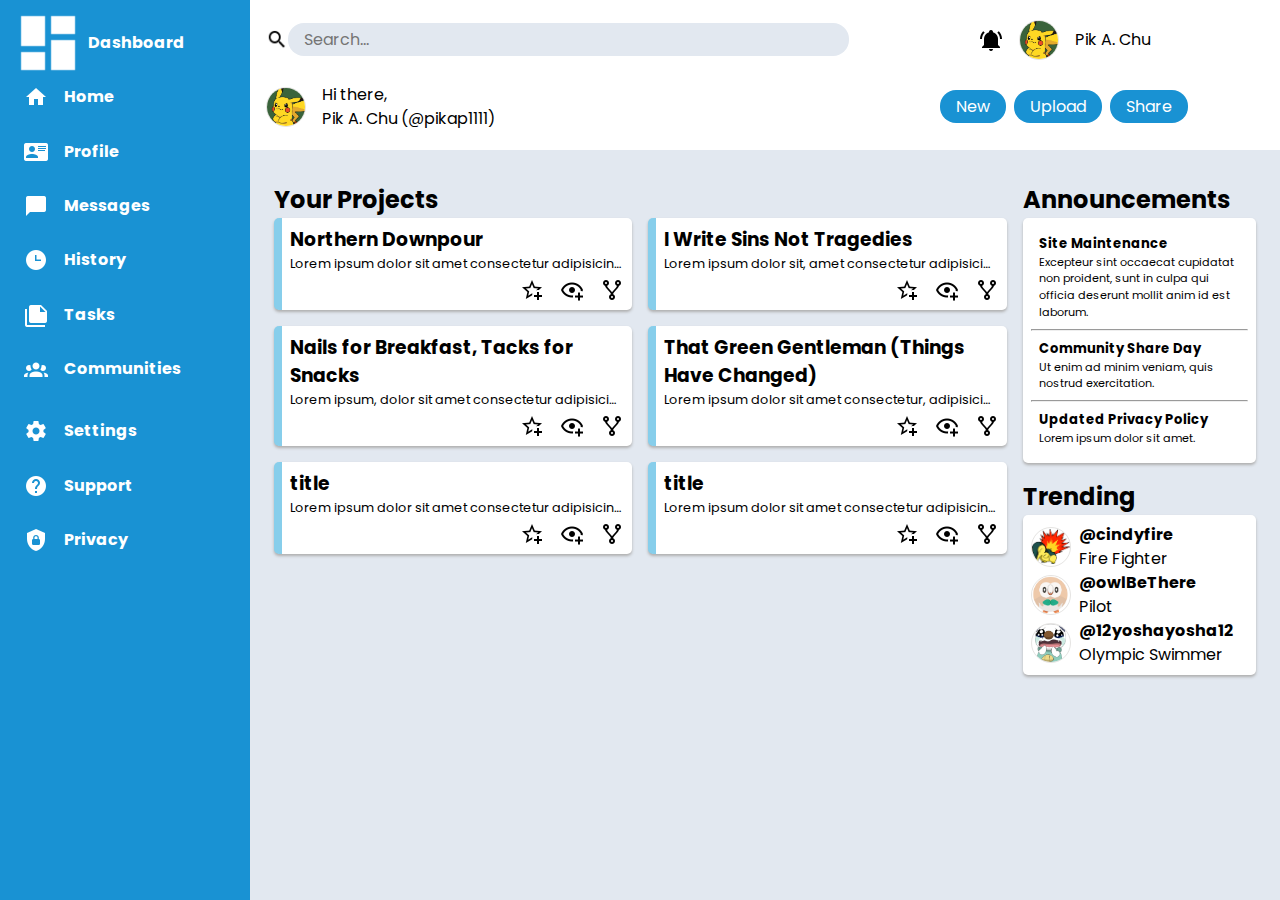
<file: index.html>
<!DOCTYPE html>
<html lang="en">
  <head>
    <meta charset="UTF-8" />
    <meta http-equiv="X-UA-Compatible" content="IE=edge" />
    <meta name="viewport" content="width=device-width, initial-scale=1.0" />
    <link rel="stylesheet" href="styles/reset.css" />
    <link rel="stylesheet" href="styles/style.css" />
    <title>Dashboard</title>
  </head>
  <body>
    <div class="parent">
      <header>
        <div class="header-upper">
          <form>
            <div><img src="assets/magnify.png" alt="magnifying glass" /></div>
            <label for="search" hidden>Search</label>
            <input type="text" name="search" placeholder="Search..." />
          </form>
          <div class="notif flex-center">
            <img
              class="bell-icon"
              src="assets/bell-ring.png"
              alt="bell ringing"
            />
            <img class="avatar small" src="assets/pika.jpeg" alt="cute mouse" />
            <p class="name">Pik A. Chu</p>
          </div>
        </div>
        <div class="header-lower">
          <div class="greeting">
            <img class="avatar" src="assets/pika.jpeg" alt="cute mouse" />
            <div class="greeting-text">
              <p>Hi there,</p>
              <p class="greeting-name">Pik A. Chu (@pikap1111)</p>
            </div>
          </div>
          <div class="action-btns flex-center">
            <button>New</button>
            <button>Upload</button>
            <button>Share</button>
          </div>
        </div>
      </header>
      <aside>
        <nav>
          <div class="logo">
            <div>
              <img src="assets/view-dashboard.png" alt="dashboard" />
              Dashboard
            </div>
          </div>
          <ul class="upper-nav">
            <li>
              <img src="./assets/home.png" alt="house icon" /><a href="#"
                >Home</a
              >
            </li>
            <li>
              <img
                src="./assets/card-account-details.png"
                alt="card profile"
              /><a href="#">Profile</a>
            </li>
            <li>
              <img src="./assets/message.png" alt="message icon" /><a href="#"
                >Messages</a
              >
            </li>
            <li>
              <img src="./assets/clock-time-three.png" alt="clock icon" /><a
                href="#"
                >History</a
              >
            </li>
            <li>
              <img src="./assets/note-multiple.png" alt="note icon" /><a
                href="#"
                >Tasks</a
              >
            </li>
            <li>
              <img
                src="./assets/account-group.png"
                alt="group-of-people-icon"
              /><a href="#">Communities</a>
            </li>
          </ul>
          <ul class="lower-nav">
            <li>
              <img src="./assets/cog.png" alt="cog-icon" /><a href="#"
                >Settings</a
              >
            </li>
            <li>
              <img src="./assets/help-circle.png" alt="help-circle" /><a href=""
                >Support</a
              >
            </li>
            <li>
              <img
                src="./assets/shield-lock.png"
                alt="shield with lock icon"
              /><a href="#">Privacy</a>
            </li>
          </ul>
        </nav>
      </aside>
      <main>
        <div class="main-wrapper">
          <section class="projects-container">
            <h2>Your Projects</h2>
            <div class="projects">
              <div class="card-base card">
                <h3>Northern Downpour</h3>
                <p>
                  Lorem ipsum dolor sit amet consectetur adipisicing elit. Modi
                  repudiandae libero ipsam quasi, distinctio et dolorum atque
                  doloremque amet error nemo praesentium blanditiis qui porro!
                </p>
                <div class="icons">
                  <a href="#"
                    ><img
                      src="assets/star-plus-outline.png"
                      alt="star-plus-outline"
                  /></a>
                  <a href="#">
                    <img
                      src="assets/eye-plus-outline.png"
                      alt="eye-plus-outline"
                    />
                  </a>
                  <a href="#">
                    <img src="assets/source-fork.png" alt="source-fork" />
                  </a>
                </div>
              </div>
              <div class="card-base card">
                <h3>I Write Sins Not Tragedies</h3>
                <p>
                  Lorem ipsum dolor sit, amet consectetur adipisicing elit.
                  Magnam earum aperiam error suscipit ratione laborum, dolorum
                  facilis repellendus ea obcaecati? Ut voluptas delectus qui
                  sit! Provident distinctio non facere inventore.
                </p>
                <div class="icons">
                  <a href="#"
                    ><img
                      src="assets/star-plus-outline.png"
                      alt="star-plus-outline"
                  /></a>
                  <a href="#">
                    <img
                      src="assets/eye-plus-outline.png"
                      alt="eye-plus-outline"
                    />
                  </a>
                  <a href="#">
                    <img src="assets/source-fork.png" alt="source-fork" />
                  </a>
                </div>
              </div>
              <div class="card-base card">
                <h3>Nails for Breakfast, Tacks for Snacks</h3>
                <p>
                  Lorem ipsum, dolor sit amet consectetur adipisicing elit.
                  Facere suscipit aspernatur, consequuntur nostrum labore rerum
                  eveniet commodi, in laboriosam corporis recusandae excepturi.
                  Tenetur, perferendis possimus.
                </p>
                <div class="icons">
                  <a href="#"
                    ><img
                      src="assets/star-plus-outline.png"
                      alt="star-plus-outline"
                  /></a>
                  <a href="#">
                    <img
                      src="assets/eye-plus-outline.png"
                      alt="eye-plus-outline"
                    />
                  </a>
                  <a href="#">
                    <img src="assets/source-fork.png" alt="source-fork" />
                  </a>
                </div>
              </div>
              <div class="card-base card">
                <h3>That Green Gentleman (Things Have Changed)</h3>
                <p>
                  Lorem ipsum dolor sit amet consectetur, adipisicing elit.
                  Ipsam eveniet voluptatum facere dolorum cumque enim tenetur
                  corrupti quo aut odit soluta, impedit commodi! Fugiat ad cum
                  voluptatum optio facere.
                </p>
                <div class="icons">
                  <a href="#"
                    ><img
                      src="assets/star-plus-outline.png"
                      alt="star-plus-outline"
                  /></a>
                  <a href="#">
                    <img
                      src="assets/eye-plus-outline.png"
                      alt="eye-plus-outline"
                    />
                  </a>
                  <a href="#">
                    <img src="assets/source-fork.png" alt="source-fork" />
                  </a>
                </div>
              </div>
              <div class="card-base card">
                <h3>title</h3>
                <p>
                  Lorem ipsum dolor sit amet consectetur adipisicing elit. Ea,
                  sunt?
                </p>
                <div class="icons">
                  <a href="#"
                    ><img
                      src="assets/star-plus-outline.png"
                      alt="star-plus-outline"
                  /></a>
                  <a href="#">
                    <img
                      src="assets/eye-plus-outline.png"
                      alt="eye-plus-outline"
                    />
                  </a>
                  <a href="#">
                    <img src="assets/source-fork.png" alt="source-fork" />
                  </a>
                </div>
              </div>
              <div class="card-base card">
                <h3>title</h3>
                <p>
                  Lorem ipsum dolor sit amet consectetur adipisicing elit. Ea,
                  sunt?
                </p>
                <div class="icons">
                  <a href="#"
                    ><img
                      src="assets/star-plus-outline.png"
                      alt="star-plus-outline"
                  /></a>
                  <a href="#">
                    <img
                      src="assets/eye-plus-outline.png"
                      alt="eye-plus-outline"
                    />
                  </a>
                  <a href="#">
                    <img src="assets/source-fork.png" alt="source-fork" />
                  </a>
                </div>
              </div>
            </div>
          </section>
          <section class="announcements">
            <h2>Announcements</h2>
            <div class="card-base ann-list">
              <div class="ann-card">
                <h3>Site Maintenance</h3>
                <p>
                  Excepteur sint occaecat cupidatat non proident, sunt in culpa
                  qui officia deserunt mollit anim id est laborum.
                </p>
              </div>
              <hr />
              <div class="ann-card">
                <h3>Community Share Day</h3>
                <p>Ut enim ad minim veniam, quis nostrud exercitation.</p>
              </div>
              <hr />
              <div class="ann-card">
                <h3>Updated Privacy Policy</h3>
                <p>Lorem ipsum dolor sit amet.</p>
              </div>
            </div>
          </section>
          <section class="trending">
            <h2>Trending</h2>
            <div class="card-base trend-list">
              <div class="trend">
                <img src="./assets/cindy.png" class="avatar" alt="cindy" />
                <div class="trend-names">
                  <p>@cindyfire</p>
                  <p>Fire Fighter</p>
                </div>
              </div>
              <div class="trend">
                <img src="./assets/rowlet.png" class="avatar" alt="rowlet" />
                <div class="trend-names">
                  <p>@owlBeThere</p>
                  <p>Pilot</p>
                </div>
              </div>
              <div class="trend">
                <img src="./assets/osha.png" class="avatar" alt="osha" />
                <div class="trend-names">
                  <p>@12yoshayosha12</p>
                  <p>Olympic Swimmer</p>
                </div>
              </div>
            </div>
          </section>
        </div>
      </main>
    </div>
  </body>
</html>
</file>
<file: styles/style.css>
@import url('https://fonts.googleapis.com/css2?family=Poppins&display=swap');

body {
  font-family: 'Poppins', system-ui, -apple-system, BlinkMacSystemFont,
    'Segoe UI', Roboto, Oxygen, Ubuntu, Cantarell, 'Open Sans', 'Helvetica Neue',
    sans-serif;
}

/* UTILITY */
.flex-center {
  display: flex;
  justify-content: center;
  align-items: center;
}

.avatar {
  height: 40px;
  width: 40px;
  border: 1px solid #e5e4e2;
  border-radius: 20px;
  object-fit: contain;
}

/*Container*/
.parent {
  display: grid;
  grid-template-columns: 250px repeat(8, 1fr);
  grid-auto-rows: 150px auto;
  grid-template-areas:
    'nav hd hd hd hd hd hd hd hd'
    'nav mn mn mn mn mn mn mn mn'
    'nav mn mn mn mn mn mn mn mn';
}

/* NAV */
aside {
  background-color: #1992d3;
  color: #fff;
  grid-area: nav;
  min-height: 100vh;
}

nav {
  display: grid;
  grid-template-columns: 1fr;
  grid-template-rows: 50px 1fr 1fr;
  gap: 2rem;
}

nav a {
  text-decoration: none;
  color: inherit;
}

nav a:focus {
  color: tomato;
}

nav ul {
  list-style: none;
}

nav ul > li:hover {
  background-color: #096799;
}

.logo {
  margin-top: 1rem;
}

.logo img {
  scale: 1.5;
}

.upper-nav,
.lower-nav,
.logo {
  display: flex;
  flex-flow: column;
  gap: 1.5em;
  font-weight: 700;
  padding-left: 0;
  margin-inline: 1rem;
}

.upper-nav li,
.lower-nav li,
.logo div {
  display: flex;
  align-items: center;
  gap: 1rem;
  padding: 0.2rem 0.5rem;
  border-radius: 8px;
}

/* HEADER */
header {
  background-color: #ffffff;
  color: black;
  grid-area: hd;
  padding: 0.5rem 1rem;
  box-shadow: 0px 2px 3px rgb(175, 175, 175);
  display: flex;
  flex-flow: column;
  justify-content: space-around;
}

.header-upper {
  display: flex;
  align-items: center;
  justify-content: space-between;
}

form {
  flex-basis: 60%;
  display: flex;
  align-items: center;
}

header form input {
  width: 100%;
  border-radius: 16px;
  outline: none;
  border: none;
  padding: 0.3rem 1rem;
  margin-right: 1rem;
  background-color: #e2e8f0;
}

.notif {
  flex: 1 0 40%;
  gap: 1rem;
}

.header-lower {
  display: flex;
  align-items: center;
  justify-content: space-between;
}

.greeting {
  flex-basis: 60%;
  display: flex;
  align-items: center;
  gap: 1rem;
}

.action-btns {
  flex: 1 0 40%;
  gap: 0.5rem;
}

.action-btns button {
  padding: 0.3rem 1rem;
  border: none;
  border-radius: 1rem;
  background-color: #1992d3;
  color: #fff;
}

/* MAIN */
main {
  background-color: #e2e8f0;
  grid-area: mn;
  /* height: 100vh;
  overflow-y: auto; */
  padding: 1.5rem 1rem;
  max-height: 100%;
}

.main-wrapper {
  display: grid;
  grid-template-columns: 6fr 2fr;
  grid-auto-rows: auto;
}

.card-base {
  background-color: white;
  border-radius: 5px;
  box-shadow: 0px 2px 3px rgb(175, 175, 175);
  padding: 0.5rem;
  display: flex;
  flex-direction: column;
  justify-content: space-between;
}

.projects-container {
  grid-column: 1/2;
  grid-row: 1/3;
  padding: 0.5rem;
}

.projects {
  display: grid;
  grid-template-columns: repeat(auto-fit, minmax(250px, 1fr));
  gap: 1rem;
}

.card {
  border-left: 0.5rem solid skyblue;
  min-height: 100%;
}

.card p {
  font-size: 0.8rem;
  overflow: hidden;
  text-overflow: ellipsis;
  white-space: nowrap;
}

.icons {
  align-self: flex-end;
  display: flex;
  gap: 1rem;
  margin-top: 0.3rem;
}

.icons > *:hover {
  filter: opacity(0.7);
}

.announcements {
  grid-column: 2/3;
  grid-row: 1/2;
  padding: 0.5rem;
}

.ann-card {
  font-size: 0.7rem;
  padding: 0.5rem;
}

.trending {
  grid-column: 2/3;
  grid-row: 2/3;
  padding: 0.5rem;
}

.trend {
  display: flex;
  align-items: center;
  gap: 0.5rem;
}

.trend-names {
  display: flex;
  flex-flow: column;
  justify-content: center;
}

.trend-names > p:first-child {
  font-weight: 700;
}
@media (max-width: 800px) {
  .parent {
    grid-template-columns: repeat(9, 1fr);
    grid-auto-rows: 70px 200px auto;
    grid-template-areas:
      'nav nav nav nav nav nav nav nav nav '
      'hd hd hd hd hd hd hd hd hd'
      'mn mn mn mn mn mn mn mn mn';
  }
  .header-lower,
  .header-upper {
    flex-direction: column;
  }
  aside {
    min-height: 100%;
  }
  .upper-nav,
  .lower-nav {
    display: none;
  }

  .main-wrapper {
    grid-template-columns: 6fr 3fr;
  }

  .projects-container {
    grid-column: 1/9;
    grid-row: 6/9;
    padding: 0.5rem;
  }

  .announcements {
    grid-column: 1/9;
    grid-row: 1/3;
  }

  .trending {
    grid-column: 1/9;
    grid-row: 3/5;
  }
}
</file>
